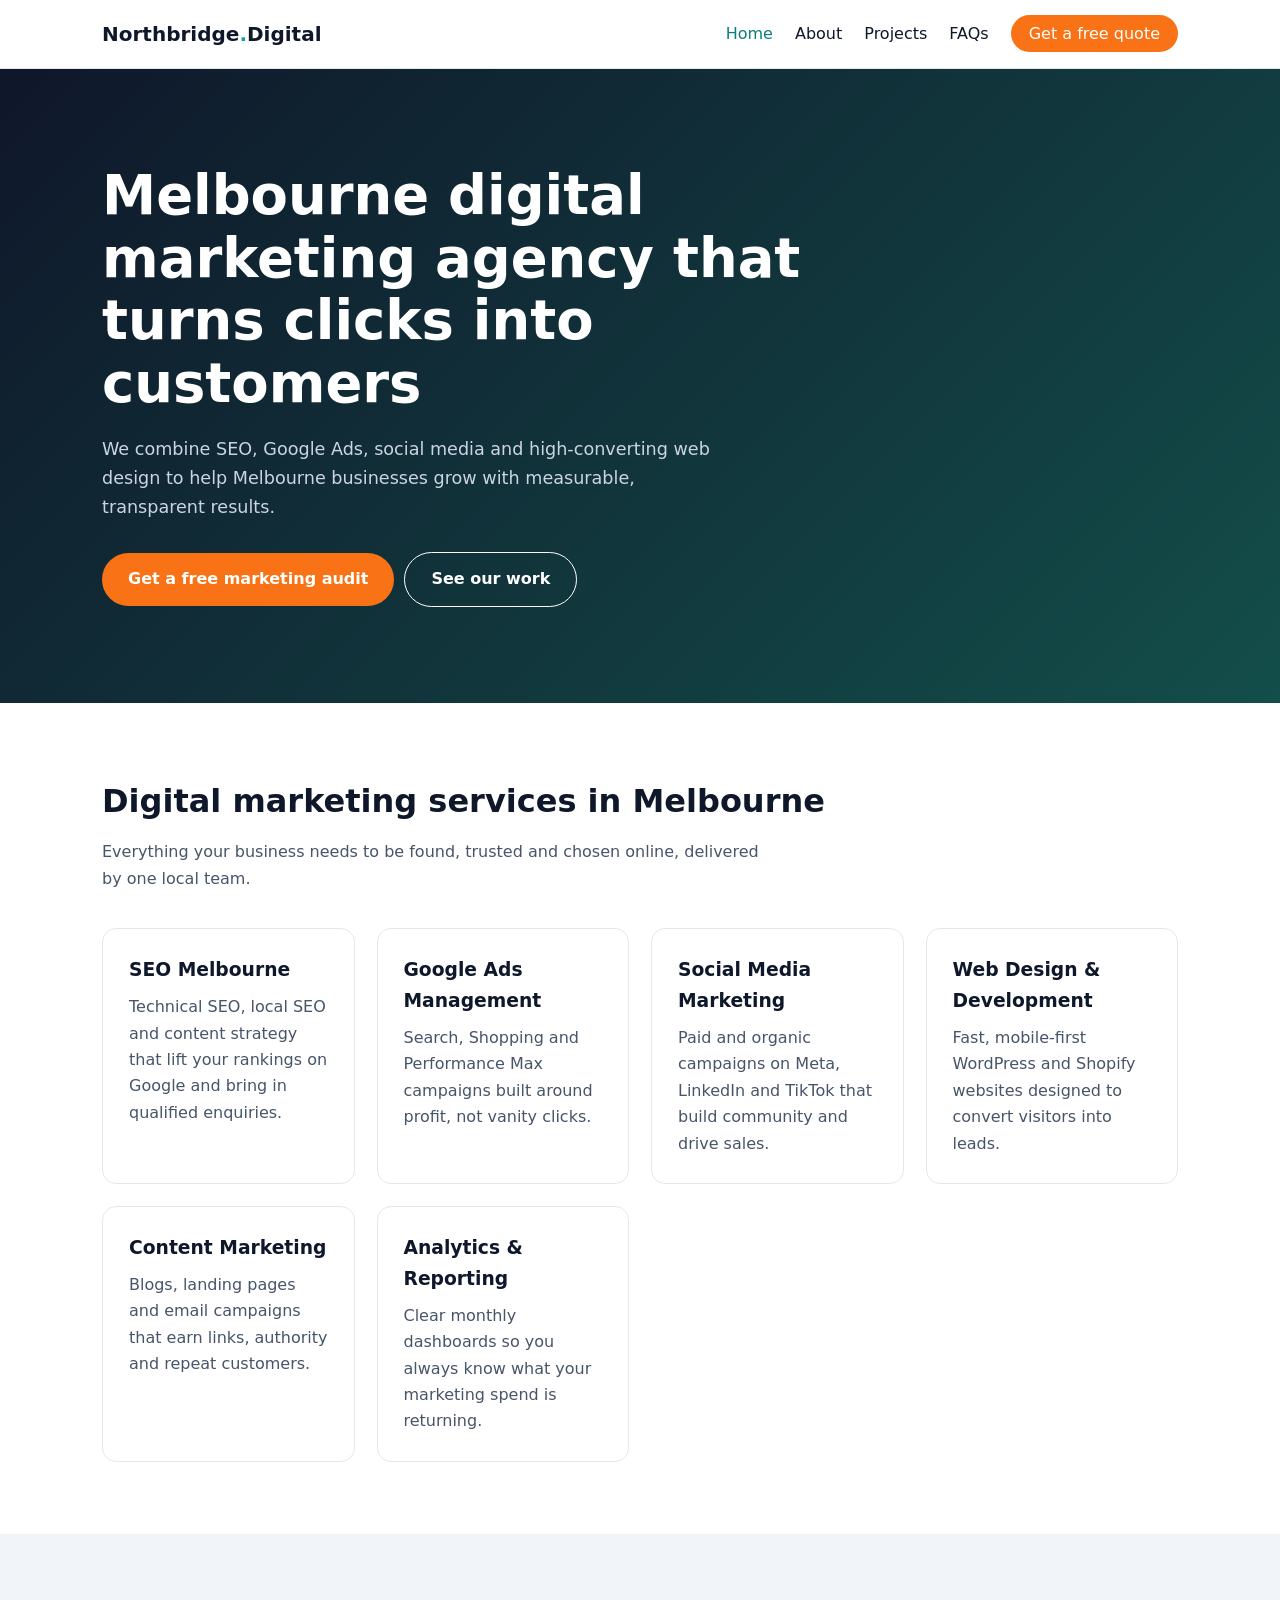
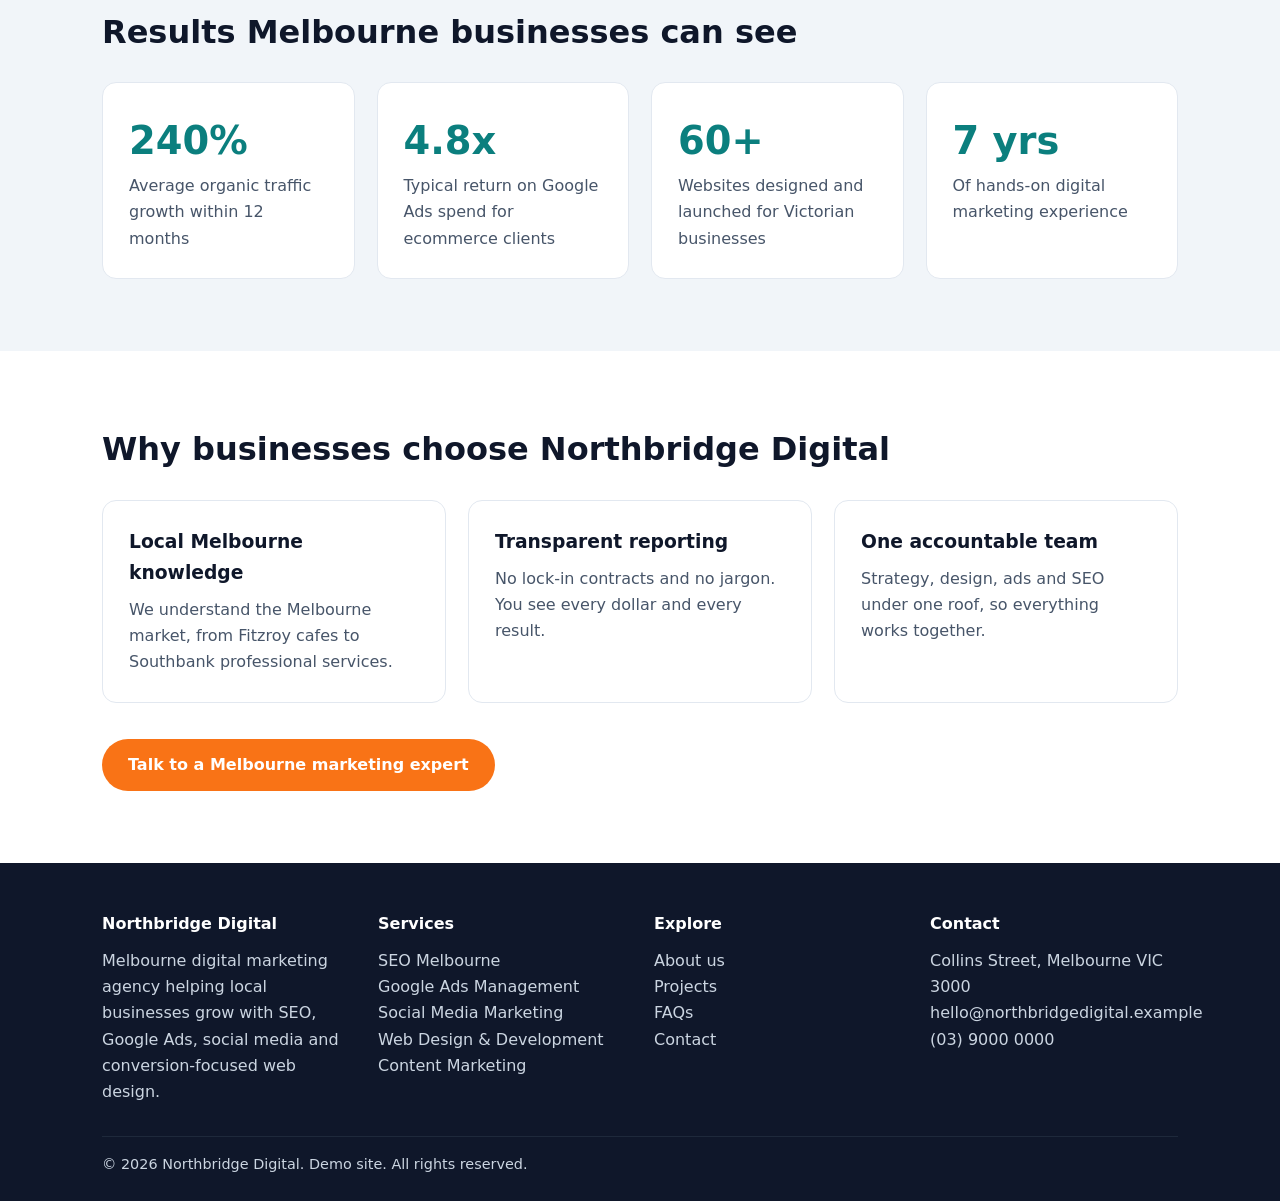
<file: index.html>
<!DOCTYPE html>
<html lang="en-AU">
<head>
<meta charset="UTF-8">
<meta name="viewport" content="width=device-width,initial-scale=1">
<title>Digital Marketing Agency Melbourne | SEO, Google Ads &amp; Web Design | Northbridge Digital</title>
<meta name="description" content="Melbourne digital marketing agency offering SEO, Google Ads, social media and web design. Get more leads with transparent, results-driven marketing.">
<link rel="canonical" href="https://lime-zebra-597027.hostingersite.com/index.html">
<meta property="og:title" content="Digital Marketing Agency Melbourne | SEO, Google Ads &amp; Web Design | Northbridge Digital">
<meta property="og:description" content="Melbourne digital marketing agency offering SEO, Google Ads, social media and web design. Get more leads with transparent, results-driven marketing.">
<meta property="og:type" content="website">
<meta property="og:locale" content="en_AU">
<link rel="stylesheet" href="style.css">
<script type="application/ld+json">
{"@context":"https://schema.org","@type":"ProfessionalService","name":"Northbridge Digital","description":"Melbourne digital marketing agency specialising in SEO, Google Ads, social media and web design.","areaServed":"Melbourne, Victoria, Australia","address":{"@type":"PostalAddress","streetAddress":"Collins Street","addressLocality":"Melbourne","addressRegion":"VIC","postalCode":"3000","addressCountry":"AU"},"telephone":"+61390000000"}
</script>
</head>
<body>
<header><div class="wrap hd">
<a class="logo" href="index.html">Northbridge<span>.</span>Digital</a>
<nav><a href="index.html" class="active">Home</a><a href="about.html">About</a><a href="projects.html">Projects</a><a href="faqs.html">FAQs</a><a class="cta" href="contact.php">Get a free quote</a></nav>
</div></header>
<section class="hero"><div class="wrap">
<h1>Melbourne digital marketing agency that turns clicks into customers</h1>
<p>We combine SEO, Google Ads, social media and high-converting web design to help Melbourne businesses grow with measurable, transparent results.</p>
<a class="btn" href="contact.php">Get a free marketing audit</a><a class="btn ghost" href="projects.html">See our work</a>
</div></section>
<section><div class="wrap">
<h2>Digital marketing services in Melbourne</h2>
<p class="lead">Everything your business needs to be found, trusted and chosen online, delivered by one local team.</p>
<div class="grid">
<div class="card"><h3>SEO Melbourne</h3><p>Technical SEO, local SEO and content strategy that lift your rankings on Google and bring in qualified enquiries.</p></div>
<div class="card"><h3>Google Ads Management</h3><p>Search, Shopping and Performance Max campaigns built around profit, not vanity clicks.</p></div>
<div class="card"><h3>Social Media Marketing</h3><p>Paid and organic campaigns on Meta, LinkedIn and TikTok that build community and drive sales.</p></div>
<div class="card"><h3>Web Design &amp; Development</h3><p>Fast, mobile-first WordPress and Shopify websites designed to convert visitors into leads.</p></div>
<div class="card"><h3>Content Marketing</h3><p>Blogs, landing pages and email campaigns that earn links, authority and repeat customers.</p></div>
<div class="card"><h3>Analytics &amp; Reporting</h3><p>Clear monthly dashboards so you always know what your marketing spend is returning.</p></div>
</div></div></section>
<section class="soft"><div class="wrap">
<h2>Results Melbourne businesses can see</h2>
<div class="grid" style="margin-top:24px">
<div class="card"><div class="stat">240%</div><p>Average organic traffic growth within 12 months</p></div>
<div class="card"><div class="stat">4.8x</div><p>Typical return on Google Ads spend for ecommerce clients</p></div>
<div class="card"><div class="stat">60+</div><p>Websites designed and launched for Victorian businesses</p></div>
<div class="card"><div class="stat">7 yrs</div><p>Of hands-on digital marketing experience</p></div>
</div></div></section>
<section><div class="wrap">
<h2>Why businesses choose Northbridge Digital</h2>
<div class="grid" style="margin-top:24px">
<div class="card"><h3>Local Melbourne knowledge</h3><p>We understand the Melbourne market, from Fitzroy cafes to Southbank professional services.</p></div>
<div class="card"><h3>Transparent reporting</h3><p>No lock-in contracts and no jargon. You see every dollar and every result.</p></div>
<div class="card"><h3>One accountable team</h3><p>Strategy, design, ads and SEO under one roof, so everything works together.</p></div>
</div>
<p style="margin-top:36px"><a class="btn" href="contact.php">Talk to a Melbourne marketing expert</a></p>
</div></section>
<footer><div class="wrap">
<div class="cols">
<div><h4>Northbridge Digital</h4><p>Melbourne digital marketing agency helping local businesses grow with SEO, Google Ads, social media and conversion-focused web design.</p></div>
<div><h4>Services</h4><p>SEO Melbourne<br>Google Ads Management<br>Social Media Marketing<br>Web Design &amp; Development<br>Content Marketing</p></div>
<div><h4>Explore</h4><p><a href="about.html">About us</a><br><a href="projects.html">Projects</a><br><a href="faqs.html">FAQs</a><br><a href="contact.php">Contact</a></p></div>
<div><h4>Contact</h4><p>Collins Street, Melbourne VIC 3000<br>hello@northbridgedigital.example<br>(03) 9000 0000</p></div>
</div>
<div class="copy">&copy; 2026 Northbridge Digital. Demo site. All rights reserved.</div>
</div></footer>
</body></html>
</file>
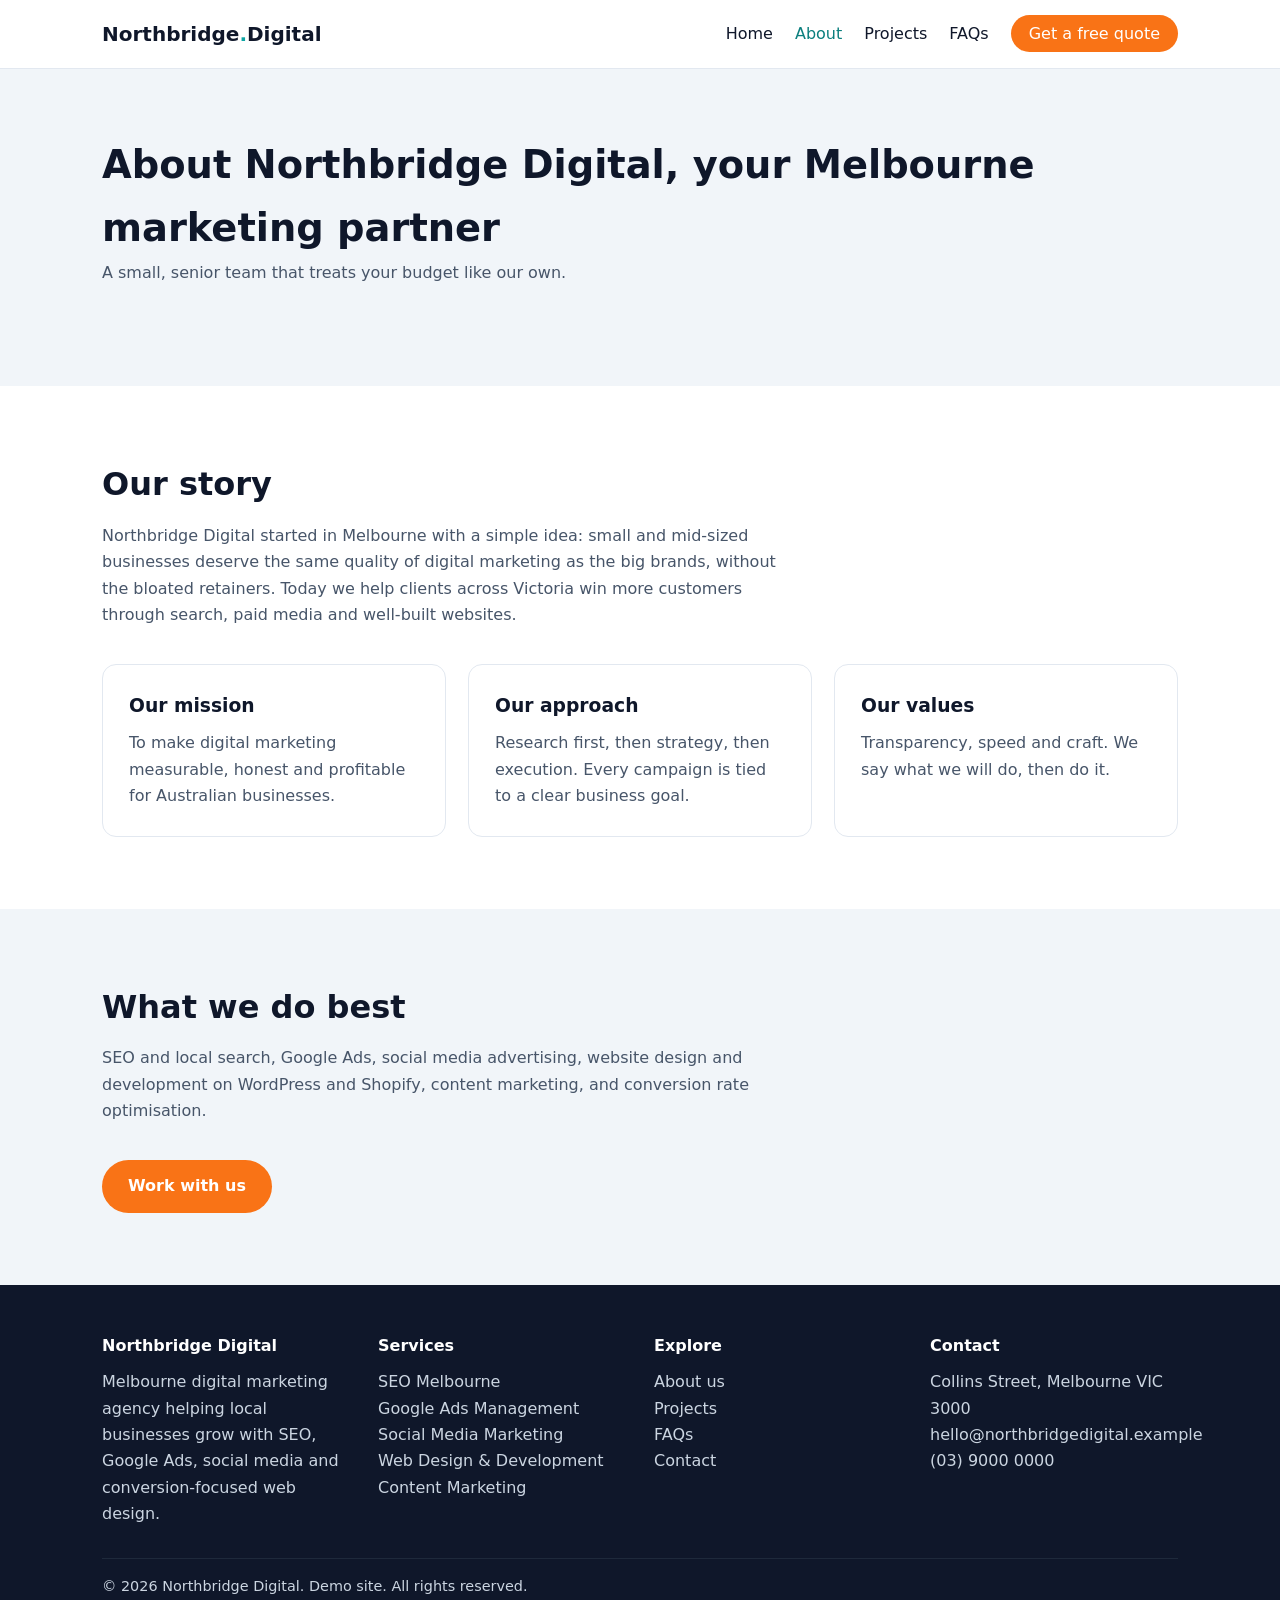
<file: about.html>
<!DOCTYPE html>
<html lang="en-AU">
<head>
<meta charset="UTF-8">
<meta name="viewport" content="width=device-width,initial-scale=1">
<title>About Us | Melbourne Digital Marketing Agency | Northbridge Digital</title>
<meta name="description" content="Meet Northbridge Digital, a Melbourne digital marketing agency helping local businesses grow with SEO, paid media and high-converting websites.">
<link rel="canonical" href="https://lime-zebra-597027.hostingersite.com/about.html">
<meta property="og:title" content="About Us | Melbourne Digital Marketing Agency | Northbridge Digital">
<meta property="og:description" content="Meet Northbridge Digital, a Melbourne digital marketing agency helping local businesses grow with SEO, paid media and high-converting websites.">
<meta property="og:type" content="website">
<meta property="og:locale" content="en_AU">
<link rel="stylesheet" href="style.css">
<script type="application/ld+json">
{"@context":"https://schema.org","@type":"ProfessionalService","name":"Northbridge Digital","description":"Melbourne digital marketing agency specialising in SEO, Google Ads, social media and web design.","areaServed":"Melbourne, Victoria, Australia","address":{"@type":"PostalAddress","streetAddress":"Collins Street","addressLocality":"Melbourne","addressRegion":"VIC","postalCode":"3000","addressCountry":"AU"},"telephone":"+61390000000"}
</script>
</head>
<body>
<header><div class="wrap hd">
<a class="logo" href="index.html">Northbridge<span>.</span>Digital</a>
<nav><a href="index.html">Home</a><a href="about.html" class="active">About</a><a href="projects.html">Projects</a><a href="faqs.html">FAQs</a><a class="cta" href="contact.php">Get a free quote</a></nav>
</div></header>
<section class="page-hero"><div class="wrap"><h1>About Northbridge Digital, your Melbourne marketing partner</h1>
<p class="lead">A small, senior team that treats your budget like our own.</p></div></section>
<section><div class="wrap">
<h2>Our story</h2>
<p class="lead">Northbridge Digital started in Melbourne with a simple idea: small and mid-sized businesses deserve the same quality of digital marketing as the big brands, without the bloated retainers. Today we help clients across Victoria win more customers through search, paid media and well-built websites.</p>
<div class="grid">
<div class="card"><h3>Our mission</h3><p>To make digital marketing measurable, honest and profitable for Australian businesses.</p></div>
<div class="card"><h3>Our approach</h3><p>Research first, then strategy, then execution. Every campaign is tied to a clear business goal.</p></div>
<div class="card"><h3>Our values</h3><p>Transparency, speed and craft. We say what we will do, then do it.</p></div>
</div></div></section>
<section class="soft"><div class="wrap">
<h2>What we do best</h2>
<p class="lead">SEO and local search, Google Ads, social media advertising, website design and development on WordPress and Shopify, content marketing, and conversion rate optimisation.</p>
<a class="btn" href="contact.php">Work with us</a>
</div></section>
<footer><div class="wrap">
<div class="cols">
<div><h4>Northbridge Digital</h4><p>Melbourne digital marketing agency helping local businesses grow with SEO, Google Ads, social media and conversion-focused web design.</p></div>
<div><h4>Services</h4><p>SEO Melbourne<br>Google Ads Management<br>Social Media Marketing<br>Web Design &amp; Development<br>Content Marketing</p></div>
<div><h4>Explore</h4><p><a href="about.html">About us</a><br><a href="projects.html">Projects</a><br><a href="faqs.html">FAQs</a><br><a href="contact.php">Contact</a></p></div>
<div><h4>Contact</h4><p>Collins Street, Melbourne VIC 3000<br>hello@northbridgedigital.example<br>(03) 9000 0000</p></div>
</div>
<div class="copy">&copy; 2026 Northbridge Digital. Demo site. All rights reserved.</div>
</div></footer>
</body></html>
</file>
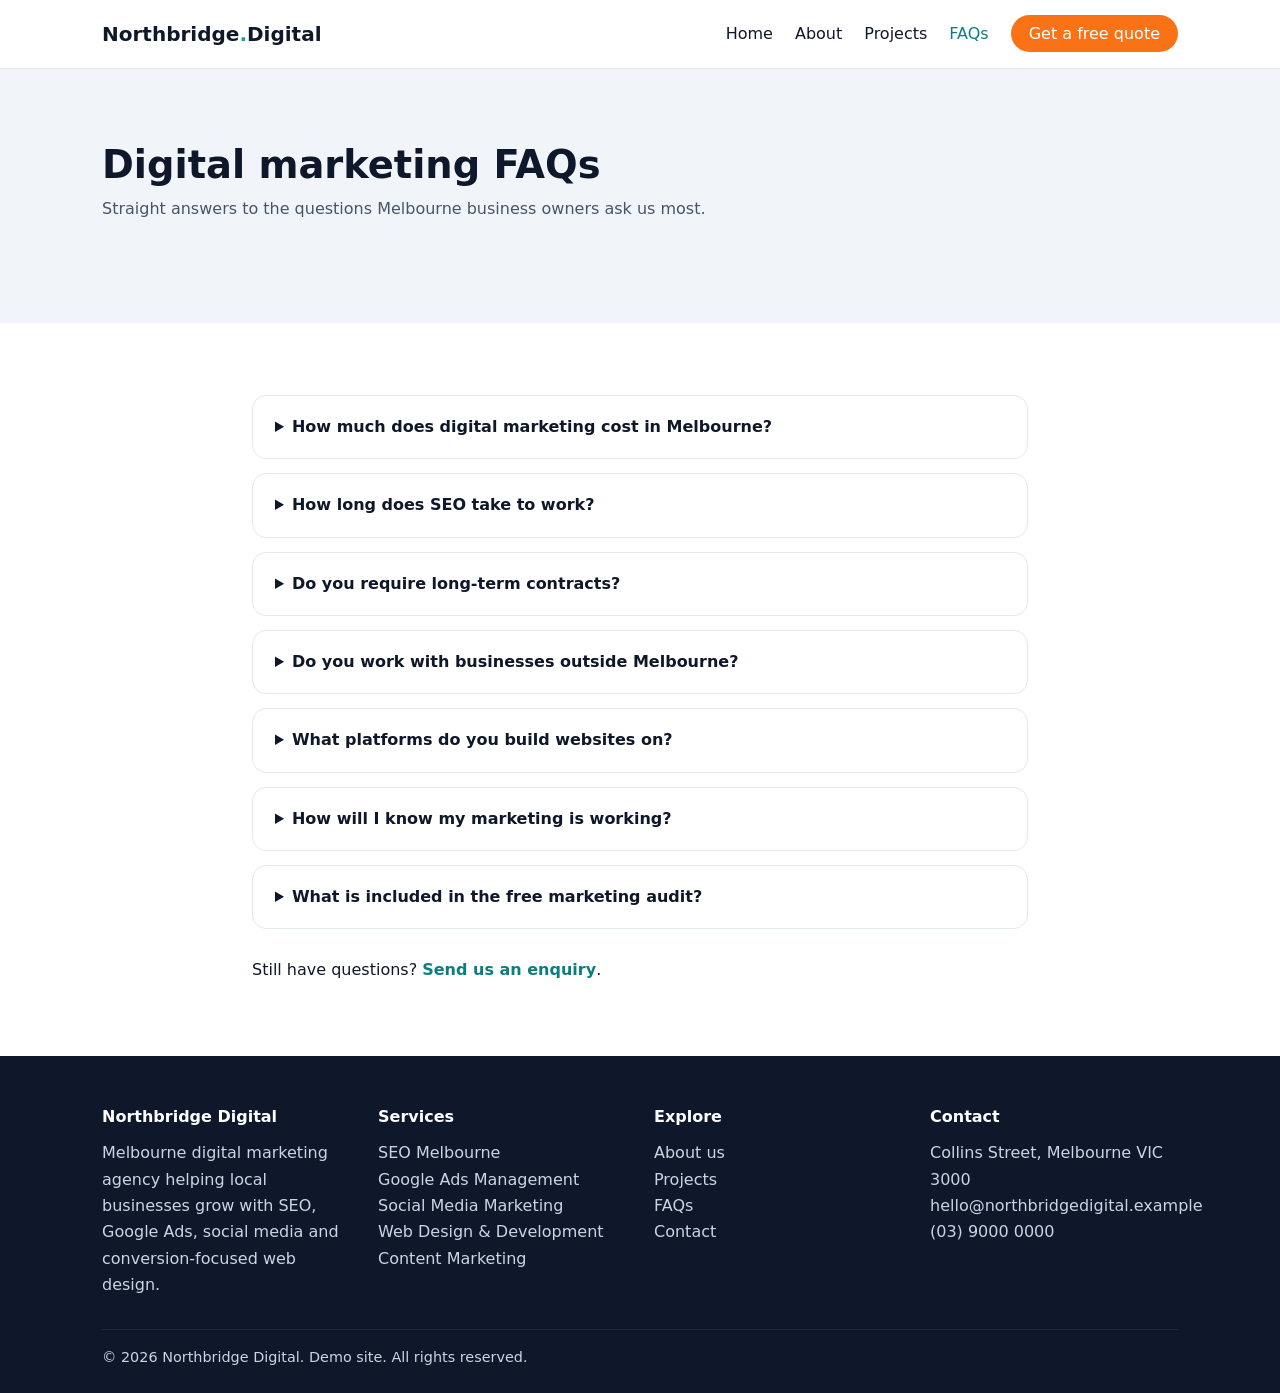
<file: faqs.html>
<!DOCTYPE html>
<html lang="en-AU">
<head>
<meta charset="UTF-8">
<meta name="viewport" content="width=device-width,initial-scale=1">
<title>Digital Marketing FAQs | Melbourne SEO &amp; Ads Costs | Northbridge Digital</title>
<meta name="description" content="Answers to common questions about digital marketing costs, SEO timelines, contracts and reporting from a Melbourne agency.">
<link rel="canonical" href="https://lime-zebra-597027.hostingersite.com/faqs.html">
<meta property="og:title" content="Digital Marketing FAQs | Melbourne SEO &amp; Ads Costs | Northbridge Digital">
<meta property="og:description" content="Answers to common questions about digital marketing costs, SEO timelines, contracts and reporting from a Melbourne agency.">
<meta property="og:type" content="website">
<meta property="og:locale" content="en_AU">
<link rel="stylesheet" href="style.css">
<script type="application/ld+json">
{"@context": "https://schema.org", "@type": "FAQPage", "mainEntity": [{"@type": "Question", "name": "How much does digital marketing cost in Melbourne?", "acceptedAnswer": {"@type": "Answer", "text": "Most Melbourne small businesses invest between $1,500 and $6,000 per month depending on services and goals. We provide a clear, fixed quote after a free audit."}}, {"@type": "Question", "name": "How long does SEO take to work?", "acceptedAnswer": {"@type": "Answer", "text": "Most clients see early movement in 8 to 12 weeks, with strong results at 6 to 12 months. SEO compounds over time, so the longer you invest, the better it performs."}}, {"@type": "Question", "name": "Do you require long-term contracts?", "acceptedAnswer": {"@type": "Answer", "text": "No. We work on flexible monthly agreements because we want to earn your business every month."}}, {"@type": "Question", "name": "Do you work with businesses outside Melbourne?", "acceptedAnswer": {"@type": "Answer", "text": "Yes. We are Melbourne-based but work with clients across Victoria and Australia."}}, {"@type": "Question", "name": "What platforms do you build websites on?", "acceptedAnswer": {"@type": "Answer", "text": "We build on WordPress and Shopify, and custom-code when a project needs it. Every site is mobile-first and optimised for speed and SEO."}}, {"@type": "Question", "name": "How will I know my marketing is working?", "acceptedAnswer": {"@type": "Answer", "text": "You receive a monthly report covering traffic, leads, sales and return on ad spend, plus a regular strategy call."}}, {"@type": "Question", "name": "What is included in the free marketing audit?", "acceptedAnswer": {"@type": "Answer", "text": "A review of your website, search rankings, ads and competitors, with a prioritised list of opportunities. No obligation."}}]}
</script>
</head>
<body>
<header><div class="wrap hd">
<a class="logo" href="index.html">Northbridge<span>.</span>Digital</a>
<nav><a href="index.html">Home</a><a href="about.html">About</a><a href="projects.html">Projects</a><a href="faqs.html" class="active">FAQs</a><a class="cta" href="contact.php">Get a free quote</a></nav>
</div></header>
<section class="page-hero"><div class="wrap"><h1>Digital marketing FAQs</h1>
<p class="lead">Straight answers to the questions Melbourne business owners ask us most.</p></div></section>
<section><div class="wrap" style="max-width:820px">
<details><summary>How much does digital marketing cost in Melbourne?</summary><p>Most Melbourne small businesses invest between $1,500 and $6,000 per month depending on services and goals. We provide a clear, fixed quote after a free audit.</p></details>
<details><summary>How long does SEO take to work?</summary><p>Most clients see early movement in 8 to 12 weeks, with strong results at 6 to 12 months. SEO compounds over time, so the longer you invest, the better it performs.</p></details>
<details><summary>Do you require long-term contracts?</summary><p>No. We work on flexible monthly agreements because we want to earn your business every month.</p></details>
<details><summary>Do you work with businesses outside Melbourne?</summary><p>Yes. We are Melbourne-based but work with clients across Victoria and Australia.</p></details>
<details><summary>What platforms do you build websites on?</summary><p>We build on WordPress and Shopify, and custom-code when a project needs it. Every site is mobile-first and optimised for speed and SEO.</p></details>
<details><summary>How will I know my marketing is working?</summary><p>You receive a monthly report covering traffic, leads, sales and return on ad spend, plus a regular strategy call.</p></details>
<details><summary>What is included in the free marketing audit?</summary><p>A review of your website, search rankings, ads and competitors, with a prioritised list of opportunities. No obligation.</p></details>
<p style="margin-top:28px">Still have questions? <a href="contact.php"><b>Send us an enquiry</b></a>.</p></div></section>
<footer><div class="wrap">
<div class="cols">
<div><h4>Northbridge Digital</h4><p>Melbourne digital marketing agency helping local businesses grow with SEO, Google Ads, social media and conversion-focused web design.</p></div>
<div><h4>Services</h4><p>SEO Melbourne<br>Google Ads Management<br>Social Media Marketing<br>Web Design &amp; Development<br>Content Marketing</p></div>
<div><h4>Explore</h4><p><a href="about.html">About us</a><br><a href="projects.html">Projects</a><br><a href="faqs.html">FAQs</a><br><a href="contact.php">Contact</a></p></div>
<div><h4>Contact</h4><p>Collins Street, Melbourne VIC 3000<br>hello@northbridgedigital.example<br>(03) 9000 0000</p></div>
</div>
<div class="copy">&copy; 2026 Northbridge Digital. Demo site. All rights reserved.</div>
</div></footer>
</body></html>
</file>
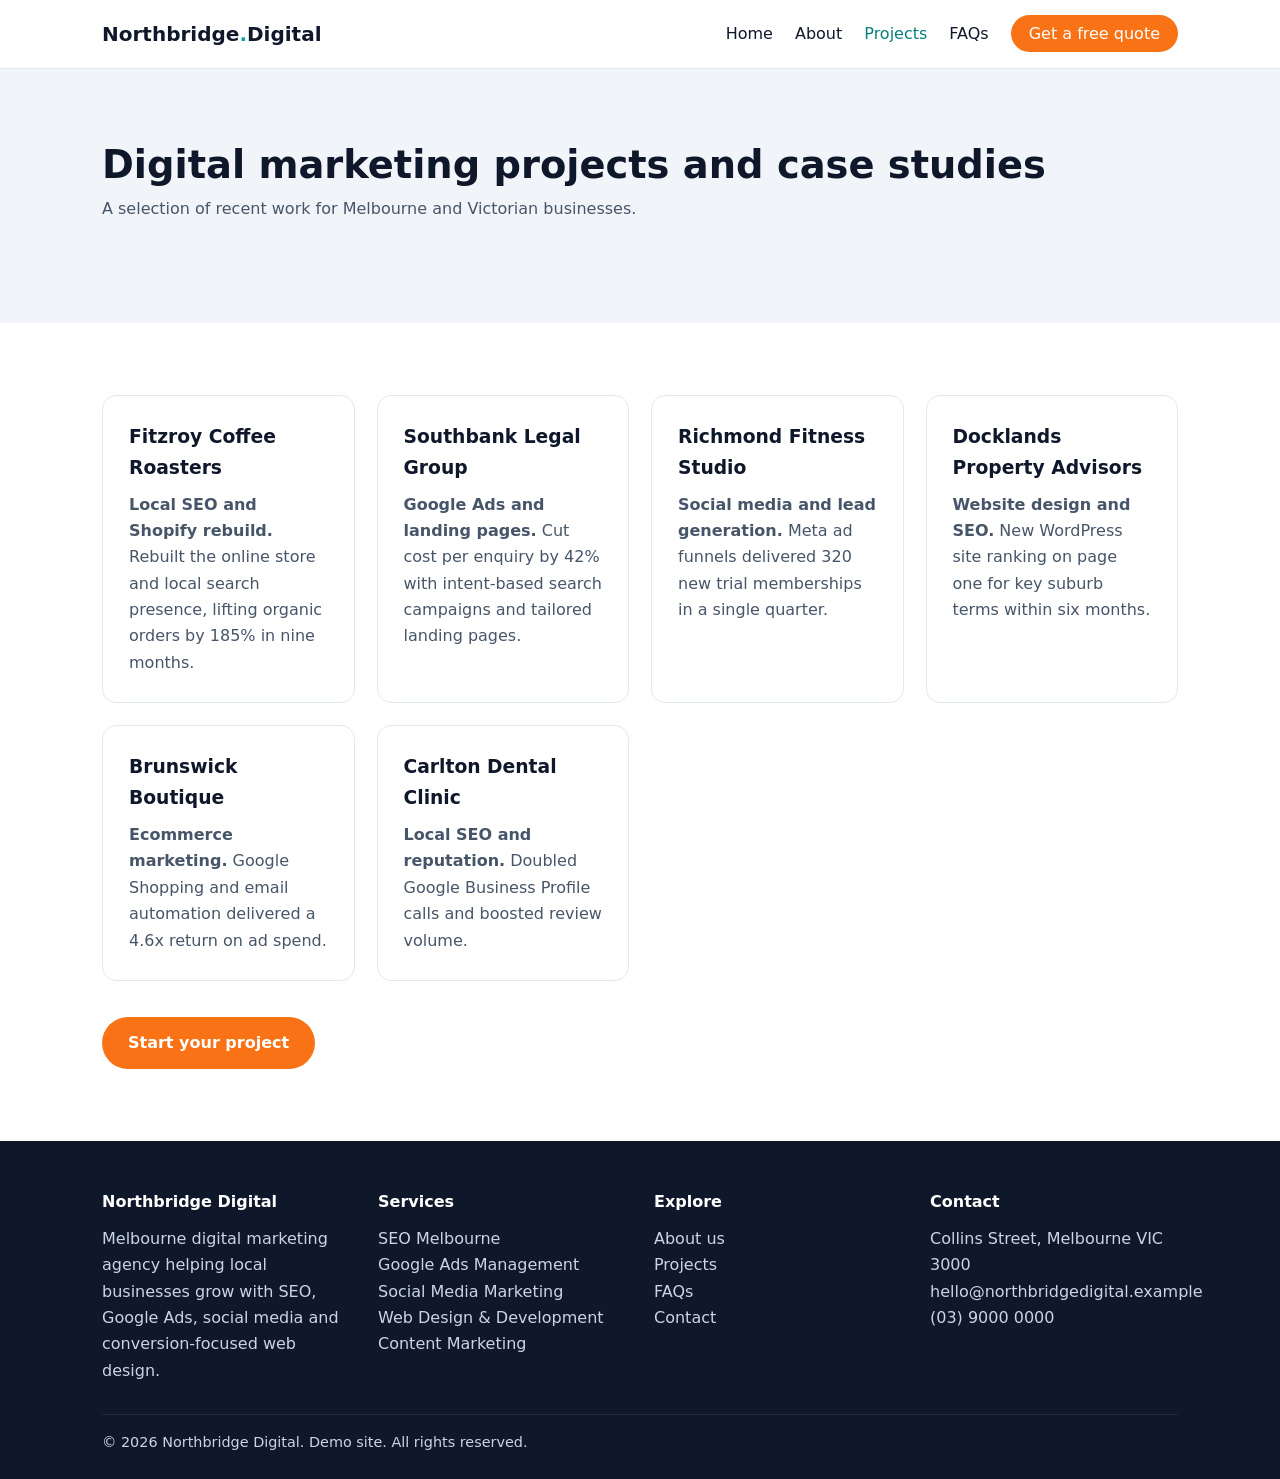
<file: projects.html>
<!DOCTYPE html>
<html lang="en-AU">
<head>
<meta charset="UTF-8">
<meta name="viewport" content="width=device-width,initial-scale=1">
<title>Projects &amp; Case Studies | Melbourne Digital Marketing | Northbridge Digital</title>
<meta name="description" content="See recent SEO, Google Ads, social media and web design projects delivered for Melbourne and Victorian businesses.">
<link rel="canonical" href="https://lime-zebra-597027.hostingersite.com/projects.html">
<meta property="og:title" content="Projects &amp; Case Studies | Melbourne Digital Marketing | Northbridge Digital">
<meta property="og:description" content="See recent SEO, Google Ads, social media and web design projects delivered for Melbourne and Victorian businesses.">
<meta property="og:type" content="website">
<meta property="og:locale" content="en_AU">
<link rel="stylesheet" href="style.css">
</head>
<body>
<header><div class="wrap hd">
<a class="logo" href="index.html">Northbridge<span>.</span>Digital</a>
<nav><a href="index.html">Home</a><a href="about.html">About</a><a href="projects.html" class="active">Projects</a><a href="faqs.html">FAQs</a><a class="cta" href="contact.php">Get a free quote</a></nav>
</div></header>
<section class="page-hero"><div class="wrap"><h1>Digital marketing projects and case studies</h1>
<p class="lead">A selection of recent work for Melbourne and Victorian businesses.</p></div></section>
<section><div class="wrap"><div class="grid">
<div class="card"><h3>Fitzroy Coffee Roasters</h3><p><b>Local SEO and Shopify rebuild.</b> Rebuilt the online store and local search presence, lifting organic orders by 185% in nine months.</p></div>
<div class="card"><h3>Southbank Legal Group</h3><p><b>Google Ads and landing pages.</b> Cut cost per enquiry by 42% with intent-based search campaigns and tailored landing pages.</p></div>
<div class="card"><h3>Richmond Fitness Studio</h3><p><b>Social media and lead generation.</b> Meta ad funnels delivered 320 new trial memberships in a single quarter.</p></div>
<div class="card"><h3>Docklands Property Advisors</h3><p><b>Website design and SEO.</b> New WordPress site ranking on page one for key suburb terms within six months.</p></div>
<div class="card"><h3>Brunswick Boutique</h3><p><b>Ecommerce marketing.</b> Google Shopping and email automation delivered a 4.6x return on ad spend.</p></div>
<div class="card"><h3>Carlton Dental Clinic</h3><p><b>Local SEO and reputation.</b> Doubled Google Business Profile calls and boosted review volume.</p></div>
</div>
<p style="margin-top:36px"><a class="btn" href="contact.php">Start your project</a></p></div></section>
<footer><div class="wrap">
<div class="cols">
<div><h4>Northbridge Digital</h4><p>Melbourne digital marketing agency helping local businesses grow with SEO, Google Ads, social media and conversion-focused web design.</p></div>
<div><h4>Services</h4><p>SEO Melbourne<br>Google Ads Management<br>Social Media Marketing<br>Web Design &amp; Development<br>Content Marketing</p></div>
<div><h4>Explore</h4><p><a href="about.html">About us</a><br><a href="projects.html">Projects</a><br><a href="faqs.html">FAQs</a><br><a href="contact.php">Contact</a></p></div>
<div><h4>Contact</h4><p>Collins Street, Melbourne VIC 3000<br>hello@northbridgedigital.example<br>(03) 9000 0000</p></div>
</div>
<div class="copy">&copy; 2026 Northbridge Digital. Demo site. All rights reserved.</div>
</div></footer>
</body></html>
</file>
<file: style.css>
:root{--ink:#0f172a;--muted:#475569;--bg:#ffffff;--soft:#f1f5f9;--brand:#0ea5a4;--brand-d:#0b7f7e;--accent:#f97316;--radius:14px}
*{box-sizing:border-box;margin:0;padding:0}
html{scroll-behavior:smooth}
body{font-family:Inter,system-ui,-apple-system,Segoe UI,Roboto,sans-serif;color:var(--ink);background:var(--bg);line-height:1.65}
a{color:var(--brand-d);text-decoration:none}
.wrap{max-width:1120px;margin:0 auto;padding:0 22px}
header{position:sticky;top:0;background:#fff;border-bottom:1px solid #e2e8f0;z-index:20}
.hd{display:flex;align-items:center;justify-content:space-between;height:68px}
.logo{font-weight:800;font-size:1.25rem;color:var(--ink)}.logo span{color:var(--brand)}
nav a{margin-left:22px;color:var(--ink);font-weight:500}
nav a.active,nav a:hover{color:var(--brand-d)}
.cta{background:var(--accent);color:#fff!important;padding:9px 18px;border-radius:999px}
.hero{background:linear-gradient(135deg,#0f172a,#134e4a);color:#fff;padding:96px 0}
.hero h1{font-size:clamp(2rem,5vw,3.4rem);line-height:1.15;max-width:760px}
.hero p{margin:20px 0 30px;max-width:620px;color:#cbd5e1;font-size:1.1rem}
.btn{display:inline-block;background:var(--accent);color:#fff;padding:13px 26px;border-radius:999px;font-weight:600;border:0;cursor:pointer;font-size:1rem}
.btn.ghost{background:transparent;border:1.5px solid #fff;margin-left:10px}
section{padding:72px 0}.soft{background:var(--soft)}
h2{font-size:2rem;margin-bottom:12px}.lead{color:var(--muted);max-width:680px;margin-bottom:36px}
.grid{display:grid;gap:22px;grid-template-columns:repeat(auto-fit,minmax(250px,1fr))}
.card{background:#fff;border:1px solid #e2e8f0;border-radius:var(--radius);padding:26px}
.card h3{margin-bottom:8px}.card p{color:var(--muted)}
.stat{font-size:2.4rem;font-weight:800;color:var(--brand-d)}
.page-hero{background:var(--soft);padding:64px 0}
.page-hero h1{font-size:2.4rem}
details{background:#fff;border:1px solid #e2e8f0;border-radius:var(--radius);padding:18px 22px;margin-bottom:14px}
summary{font-weight:600;cursor:pointer}details p{margin-top:10px;color:var(--muted)}
form{display:grid;gap:16px}
label{font-weight:600;font-size:.92rem}
input,select,textarea{width:100%;padding:12px 14px;border:1px solid #cbd5e1;border-radius:10px;font:inherit;margin-top:6px}
.two{display:grid;gap:16px;grid-template-columns:1fr 1fr}
.hp{position:absolute;left:-9999px}
.msg{padding:14px;border-radius:10px;margin-bottom:16px}.ok{background:#dcfce7}.err{background:#fee2e2}
footer{background:#0f172a;color:#cbd5e1;padding:48px 0 24px}
footer a{color:#cbd5e1}footer .cols{display:grid;gap:28px;grid-template-columns:repeat(auto-fit,minmax(200px,1fr))}
footer h4{color:#fff;margin-bottom:10px}.copy{margin-top:30px;border-top:1px solid #1e293b;padding-top:16px;font-size:.9rem}
@media(max-width:720px){nav a{margin-left:12px;font-size:.9rem}.two{grid-template-columns:1fr}}
</file>
